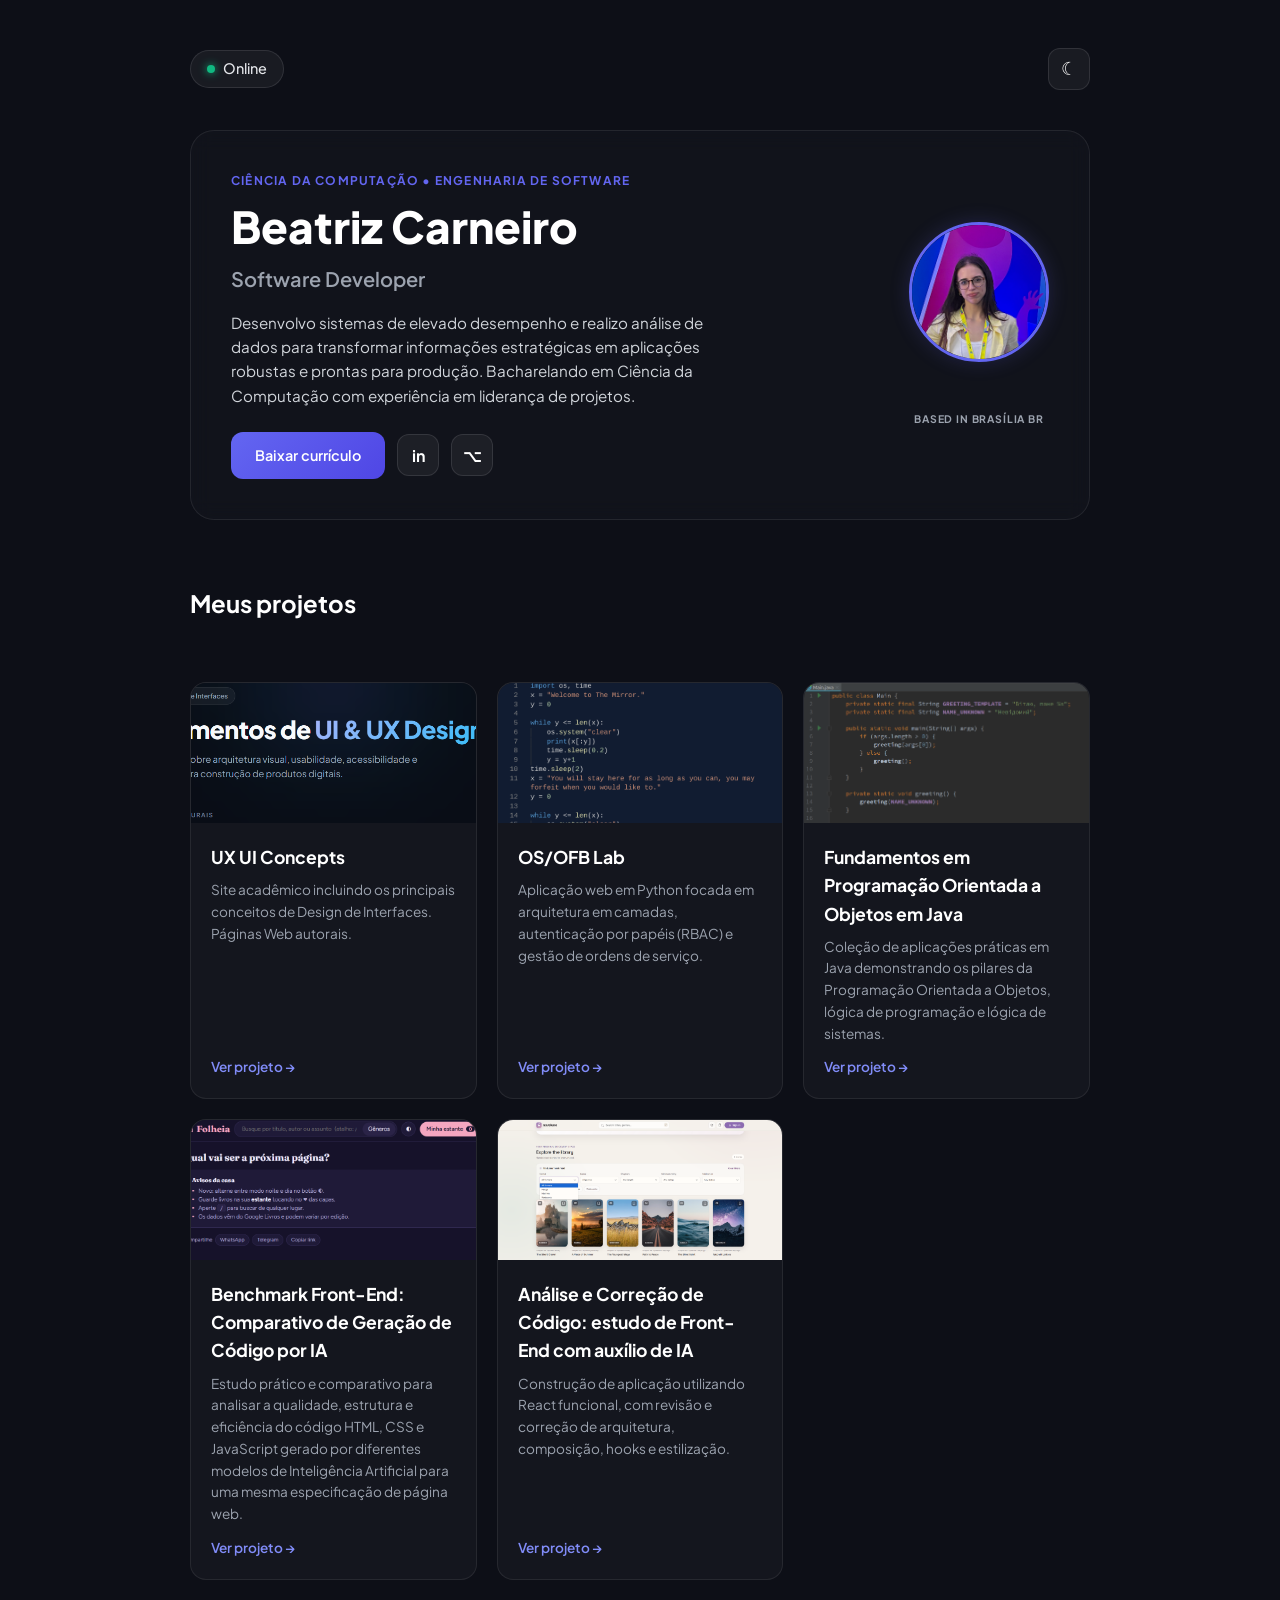
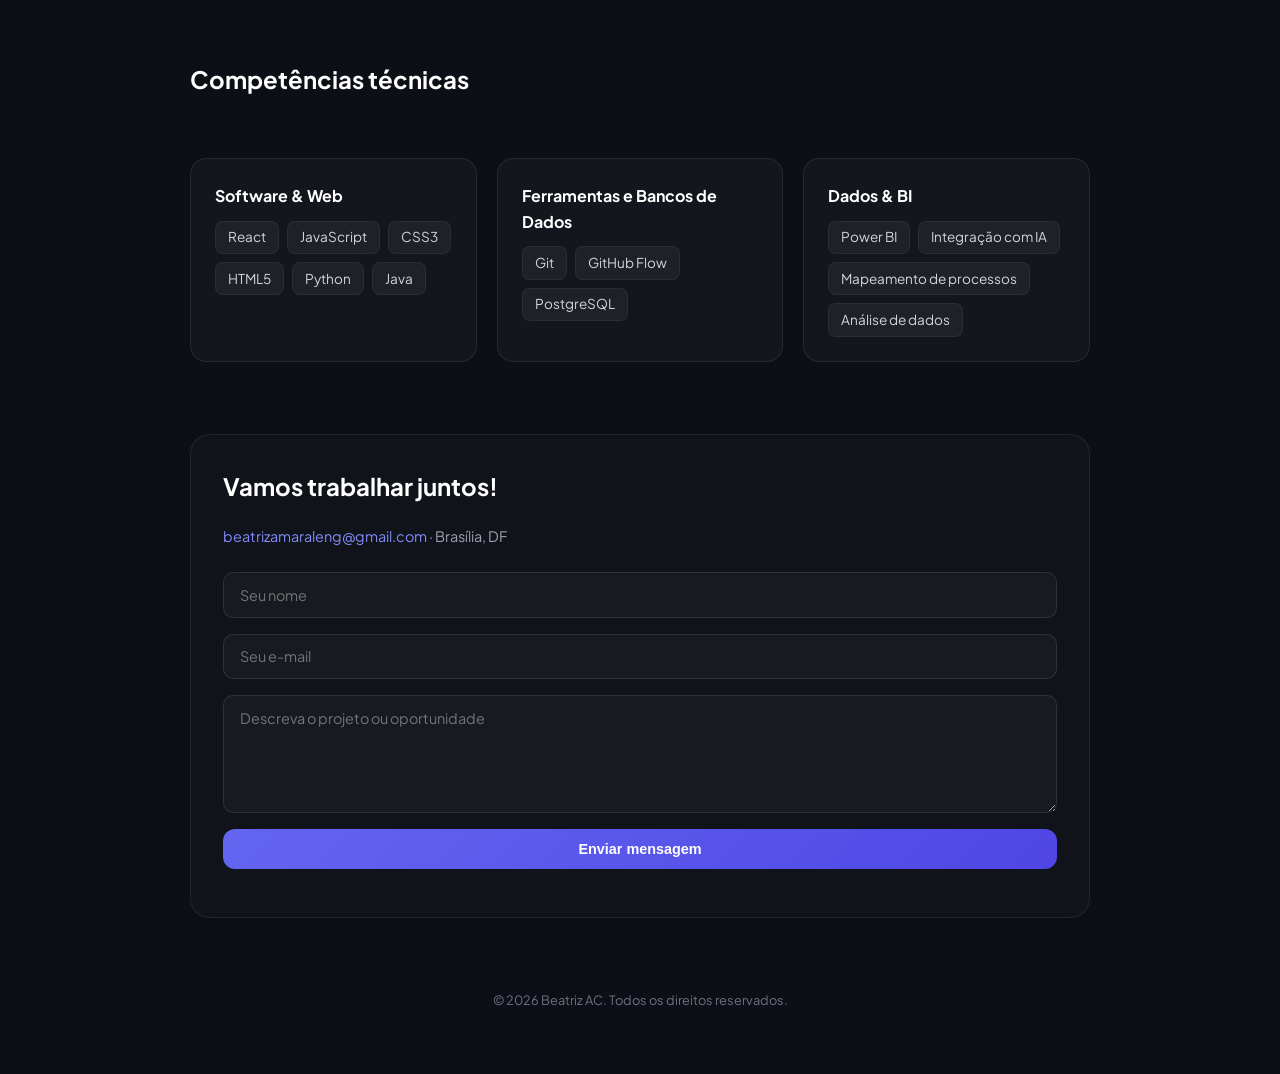
<file: index.html>
<!DOCTYPE html>
<html lang="pt-BR">
<head>
  <meta charset="UTF-8">
  <meta name="viewport" content="width=device-width, initial-scale=1">
  <title>Beatriz — Software Developer </title>
  <link rel="preconnect" href="https://fonts.googleapis.com">
  <link href="https://fonts.googleapis.com/css2?family=Plus+Jakarta+Sans:wght@400;500;700;800&display=swap" rel="stylesheet">
  <link rel="stylesheet" href="style.css">
</head>
<body>
  <div class="container">
    <header class="topbar">
      <span class="pill-name"><i class="dot"></i> Online </span>
      <button id="theme-toggle" class="theme-toggle-btn" aria-label="Alternar tema">☾</button>
    </header>
 
    <section class="hero">
      <div class="hero-text">
        <span class="tag">Ciência da Computação • Engenharia de Software</span>
        <h1>Beatriz Carneiro</h1>
        <p class="role">Software Developer</p>
        <p class="bio">Desenvolvo sistemas de elevado desempenho e realizo análise de dados para transformar informações estratégicas em aplicações robustas e prontas para produção. Bacharelando em Ciência da Computação com experiência em liderança de projetos.</p>
        <div class="actions">
          <a class="btn" href="Beatriz_Carneiro_Currículo.pdf">Baixar currículo</a>
          <a class="icon-btn" href="https://www.linkedin.com/in/beatrizamcarneiro/" aria-label="LinkedIn">in</a>
          <a class="icon-btn" href="https://github.com/beatrizamc" aria-label="GitHub">⌥</a>
        </div>
      </div>
      <div class="avatar-box">
        <img class="avatar" src="perfil.png" alt="Foto de perfil">
        <br>
        <span class="location-tag">BASED IN BRASÍLIA BR</span>
      </div>
    </section>

   <h2 class="section-title">Meus projetos</h2>
    <section class="projects-grid">
      <article class="project-card-small">
        <img src="UX-UI.png" alt="Preview UX UI Concepts" class="preview-mini">
        <div class="card-content">
          <h3>UX UI Concepts</h3>
          <p>Site acadêmico incluindo os principais conceitos de Design de Interfaces. Páginas Web autorais.</p>
          <a class="link" href="https://beatrizamc.github.io/ui-ux-concepts/" target="_blank" rel="noopener noreferrer">Ver projeto &rarr;</a>
        </div>
      </article>

      <article class="project-card-small">
        <img src="pythoncode.png" alt="Preview Pyhton" class="preview-mini">
        <div class="card-content">
          <h3>OS/OFB Lab</h3>
          <p>Aplicação web em Python focada em arquitetura em camadas, autenticação por papéis (RBAC)  e gestão de ordens de serviço.</p>
          <a class="link" href="https://github.com/beatrizamc/os_ofb_ceub">Ver projeto &rarr;</a>
        </div>
      </article>

      <article class="project-card-small">
        <img src="javacode.png" alt="Preview Java" class="preview-mini">
        <div class="card-content">
          <h3>Fundamentos em Programação Orientada a Objetos em Java</h3>
          <p>Coleção de aplicações práticas em Java demonstrando os pilares da Programação Orientada a Objetos, lógica de programação e lógica de sistemas.</p>
          <a class="link" href="https://github.com/beatrizamc/exercicios_java_POO" target="_blank" rel="noopener noreferrer">Ver projeto &rarr;</a>
        </div>
      </article>

      <article class="project-card-small">
        <img src="IADESINT.png" alt="Preview Prompt Code" class="preview-mini">
        <div class="card-content">
          <h3>Benchmark Front-End: Comparativo de Geração de Código por IA</h3>
          <p>Estudo prático e comparativo para analisar a qualidade, estrutura e eficiência do código HTML, CSS e JavaScript gerado por diferentes modelos de Inteligência Artificial para uma mesma especificação de página web.</p>
          <a class="link" href="https://github.com/beatrizamc/prompt-engineering-interfaces-" target="_blank" rel="noopener noreferrer">Ver projeto &rarr;</a>
        </div>
      </article>

      <article class="project-card-small">
        <img src="novelune.png" alt="Preview Final Interface" class="preview-mini">
        <div class="card-content">
          <h3>Análise e Correção de Código: estudo de Front-End com auxílio de IA</h3>
          <p>Construção de aplicação utilizando React funcional, com revisão e correção de arquitetura, composição, hooks e estilização.</p>
          <a class="link" href="https://github.com/beatrizamc/web-interface-analysis" target="_blank" rel="noopener noreferrer">Ver projeto &rarr;</a>
        </div>
      </article>


    </section>

    <h2 class="section-title">Competências técnicas</h2>
    <section class="stack">
      <article class="card">
        <h3> Software &amp; Web</h3>
        <ul><li>React</li><li>JavaScript</li><li>CSS3</li><li>HTML5</li><li>Python</li><li>Java</li></ul>
      </article>
      <article class="card">
        <h3>Ferramentas e Bancos de Dados</h3>
        <ul><li>Git</li><li>GitHub Flow</li><li>PostgreSQL</li></ul>
      </article>
      <article class="card">
        <h3>Dados &amp; BI</h3>
        <ul><li>Power BI</li><li>Integração com IA</li><li>Mapeamento de processos</li><li>Análise de dados</li></ul>
      </article>
    </section>
 
    <section class="contact">
      <h2 class="section-title">Vamos trabalhar juntos!</h2>
      <p class="contact-pill"><a href="mailto:beatrizamaraleng@gmail.com">beatrizamaraleng@gmail.com</a> · Brasília, DF</p>
      <form id="contact-form" novalidate>
        <input type="text" name="name" placeholder="Seu nome" required>
        <input type="email" name="email" placeholder="Seu e-mail" required>
        <textarea name="message" rows="5" placeholder="Descreva o projeto ou oportunidade" required></textarea>
        <button class="btn" type="submit">Enviar mensagem</button>
        <p id="form-status" role="status"></p>
      </form>
    </section>
 
    <footer>© 2026 Beatriz AC. Todos os direitos reservados.</footer>
  </div>
  <script src="script.js"></script>
</body>
</html>
</file>
<file: style.css>
* {
  margin: 0;
  padding: 0;
  box-sizing: border-box;
}

::selection {
    background: #c25fff;
}


/* modo escuro */
body {
  font-family: 'Plus Jakarta Sans', sans-serif;
  background-color: #0d0f17;
  color: #f3f4f6;
  line-height: 1.6;
  padding: 3rem 1rem;
  min-height: 100vh;
  display: flex;
  justify-content: center;
  transition: background-color 0.3s ease, color 0.3s ease;
}

.container {
  max-width: 900px;
  width: 100%;
  display: flex;
  flex-direction: column;
  gap: 2.5rem;
}

.topbar {
  display: flex;
  align-items: center;
  justify-content: space-between;
}

.pill-name {
  display: inline-flex;
  align-items: center;
  gap: 0.5rem;
  background: rgba(255, 255, 255, 0.05);
  border: 1px solid rgba(255, 255, 255, 0.1);
  padding: 0.4rem 1rem;
  border-radius: 9999px;
  font-size: 0.9rem;
  font-weight: 500;
  color: #e5e7eb;
}

.dot {
  width: 8px;
  height: 8px;
  background-color: #10b981;
  border-radius: 50%;
  display: inline-block;
  box-shadow: 0 0 8px #10b981;
}

.theme-toggle-btn {
  background: rgba(255, 255, 255, 0.05);
  border: 1px solid rgba(255, 255, 255, 0.1);
  color: #ffffff;
  width: 42px;
  height: 42px;
  border-radius: 12px;
  cursor: pointer;
  font-size: 1.1rem;
  display: flex;
  align-items: center;
  justify-content: center;
  transition: all 0.2s ease;
}

.theme-toggle-btn:hover {
  background: rgba(255, 255, 255, 0.15);
  transform: translateY(-2px);
}

.hero {
  display: flex;
  align-items: center;
  justify-content: space-between;
  gap: 2rem;
  background: rgba(255, 255, 255, 0.02);
  border: 1px solid rgba(255, 255, 255, 0.08);
  padding: 2.5rem;
  border-radius: 24px;
  backdrop-filter: blur(10px);
  transition: all 0.3s ease;
}

.hero-text {
  display: flex;
  flex-direction: column;
  align-items: flex-start;
  gap: 0.75rem;
  flex: 1;
}

.tag {
  font-size: 0.75rem;
  font-weight: 700;
  letter-spacing: 0.1em;
  color: #6366f1;
  text-transform: uppercase;
}

.hero h1 {
  font-size: 2.75rem;
  font-weight: 800;
  color: #ffffff;
  line-height: 1.1;
}

.role {
  font-size: 1.25rem;
  font-weight: 600;
  color: #9ca3af;
}

.bio {
  font-size: 0.95rem;
  color: #d1d5db;
  max-width: 500px;
  margin-top: 0.25rem;
}

.actions {
  display: flex;
  align-items: center;
  gap: 0.75rem;
  margin-top: 0.75rem;
}

.btn {
  display: inline-flex;
  align-items: center;
  justify-content: center;
  background: linear-gradient(135deg, #6366f1, #4f46e5);
  color: #ffffff;
  font-weight: 600;
  font-size: 0.9rem;
  padding: 0.75rem 1.5rem;
  border-radius: 12px;
  text-decoration: none;
  border: none;
  cursor: pointer;
  transition: all 0.2s ease;
}

.btn:hover {
  opacity: 0.9;
  transform: translateY(-2px);
  box-shadow: 0 4px 12px rgba(99, 102, 241, 0.3);
}

.icon-btn {
  display: inline-flex;
  align-items: center;
  justify-content: center;
  width: 42px;
  height: 42px;
  background: rgba(255, 255, 255, 0.05);
  border: 1px solid rgba(255, 255, 255, 0.1);
  border-radius: 12px;
  color: #ffffff;
  text-decoration: none;
  font-weight: 700;
  transition: all 0.2s ease;
}

.icon-btn:hover {
  background: rgba(255, 255, 255, 0.15);
  transform: translateY(-2px);
}

.avatar-box {
  display: flex;
  flex-direction: column;
  align-items: center;
  gap: 0.75rem;
}

.avatar {
  width: 140px;
  height: 140px;
  border-radius: 50%;
  object-fit: cover;
  border: 3px solid #6366f1;
  box-shadow: 0 0 20px rgba(99, 102, 241, 0.2);
}

.location-tag {
  font-size: 0.65rem;
  font-weight: 700;
  letter-spacing: 0.08em;
  color: #9ca3af;
  text-transform: uppercase;
}

.section-title {
  font-size: 1.5rem;
  font-weight: 700;
  color: #ffffff;
  margin-top: 1.5rem;
  margin-bottom: 1.25rem;
}

.projects-grid {
  display: grid;
  grid-template-columns: repeat(auto-fit, minmax(240px, 1fr));
  gap: 1.25rem;
  margin-bottom: 1rem;
}

.project-card-small {
  background: rgba(255, 255, 255, 0.03);
  border: 1px solid rgba(255, 255, 255, 0.08);
  border-radius: 16px;
  overflow: hidden;
  display: flex;
  flex-direction: column;
  transition: border-color 0.2s ease, transform 0.2s ease, background-color 0.3s ease;
}

.project-card-small:hover {
  border-color: rgba(99, 102, 241, 0.4);
  transform: translateY(-3px);
}

.preview-mini {
  width: 100%;
  height: 140px;
  object-fit: cover;
  object-position: top;
  display: block;
}

.card-content {
  padding: 1.25rem;
  display: flex;
  flex-direction: column;
  gap: 0.5rem;
  flex: 1;
}

.card-content h3 {
  font-size: 1.1rem;
  color: #ffffff;
}

.card-content p {
  font-size: 0.85rem;
  color: #9ca3af;
  flex: 1;
}

.card {
  background: rgba(255, 255, 255, 0.03);
  border: 1px solid rgba(255, 255, 255, 0.08);
  border-radius: 16px;
  padding: 1.5rem;
  transition: border-color 0.2s ease, background-color 0.3s ease;
}

.card:hover {
  border-color: rgba(99, 102, 241, 0.4);
}

.link {
  color: #818cf8;
  text-decoration: none;
  font-weight: 600;
  font-size: 0.85rem;
  align-self: flex-start;
  margin-top: 0.25rem;
}

.link:hover {
  text-decoration: underline;
}

.stack {
  display: grid;
  grid-template-columns: repeat(auto-fit, minmax(240px, 1fr));
  gap: 1.25rem;
  margin-bottom: 1rem;
}

.stack h3 {
  font-size: 1rem;
  color: #ffffff;
  margin-bottom: 0.75rem;
}

.stack ul {
  list-style: none;
  display: flex;
  flex-wrap: wrap;
  gap: 0.5rem;
}

.stack li {
  background: rgba(255, 255, 255, 0.05);
  padding: 0.3rem 0.75rem;
  border-radius: 8px;
  font-size: 0.85rem;
  color: #d1d5db;
  border: 1px solid rgba(255, 255, 255, 0.05);
}

.contact {
  background: rgba(255, 255, 255, 0.02);
  border: 1px solid rgba(255, 255, 255, 0.08);
  border-radius: 20px;
  padding: 2rem;
  margin-top: 1rem;
  transition: all 0.3s ease;
}

.contact .section-title {
  margin-top: 0;
}

.contact-pill {
  font-size: 0.9rem;
  color: #9ca3af;
  margin-bottom: 1.5rem;
}

.contact-pill a {
  color: #818cf8;
  text-decoration: none;
}

#contact-form {
  display: flex;
  flex-direction: column;
  gap: 1rem;
}

#contact-form input,
#contact-form textarea {
  width: 100%;
  background: rgba(255, 255, 255, 0.03);
  border: 1px solid rgba(255, 255, 255, 0.1);
  border-radius: 10px;
  padding: 0.8rem 1rem;
  color: #ffffff;
  font-family: inherit;
  font-size: 0.9rem;
  outline: none;
  transition: border-color 0.2s, background-color 0.3s;
}

#contact-form input:focus,
#contact-form textarea:focus {
  border-color: #6366f1;
}

footer {
  text-align: center;
  font-size: 0.8rem;
  color: #6b7280;
  margin-top: 2rem;
  padding-bottom: 1rem;
}

/* modo claro */
body.light-mode {
  background-color: #f8fafc;
  color: #0f172a;
}
body.light-mode .pill-name {
  background: rgba(0, 0, 0, 0.04);
  border-color: rgba(0, 0, 0, 0.08);
  color: #334155;
}

body.light-mode .theme-toggle-btn {
  background: rgba(0, 0, 0, 0.04);
  border-color: rgba(0, 0, 0, 0.08);
  color: #0f172a;
}

body.light-mode .theme-toggle-btn:hover {
  background: rgba(0, 0, 0, 0.08);
}

body.light-mode .hero,
body.light-mode .card,
body.light-mode .project-card-small,
body.light-mode .contact {
  background: #ffffff;
  border-color: rgba(0, 0, 0, 0.08);
  box-shadow: 0 4px 16px rgba(0, 0, 0, 0.03);
}

body.light-mode .hero h1,
body.light-mode .section-title,
body.light-mode .card-content h3,
body.light-mode .stack h3 {
  color: #0f172a;
}

body.light-mode .role,
body.light-mode .bio,
body.light-mode .card-content p,
body.light-mode .contact-pill,
body.light-mode .location-tag {
  color: #475569;
}

body.light-mode .tag,
body.light-mode .link,
body.light-mode .contact-pill a {
  color: #4f46e5;
}

body.light-mode .icon-btn {
  background: rgba(0, 0, 0, 0.04);
  border-color: rgba(0, 0, 0, 0.08);
  color: #0f172a;
}

body.light-mode .icon-btn:hover {
  background: rgba(0, 0, 0, 0.08);
}

body.light-mode .stack li {
  background: #f1f5f9;
  color: #334155;
  border-color: #e2e8f0;
}

body.light-mode #contact-form input,
body.light-mode #contact-form textarea {
  background: #f8fafc;
  border-color: #cbd5e1;
  color: #0f172a;
}

body.light-mode #contact-form input::placeholder,
body.light-mode #contact-form textarea::placeholder {
  color: #94a3b8;
}

body.light-mode footer {
  color: #94a3b8;
}

@media (max-width: 640px) {
  .hero {
    flex-direction: column-reverse;
    text-align: center;
  }
  .hero-text {
    align-items: center;
  }
  .actions {
    justify-content: center;
  }
  .avatar {
    width: 100px;
    height: 100px;
  }
}
</file>
